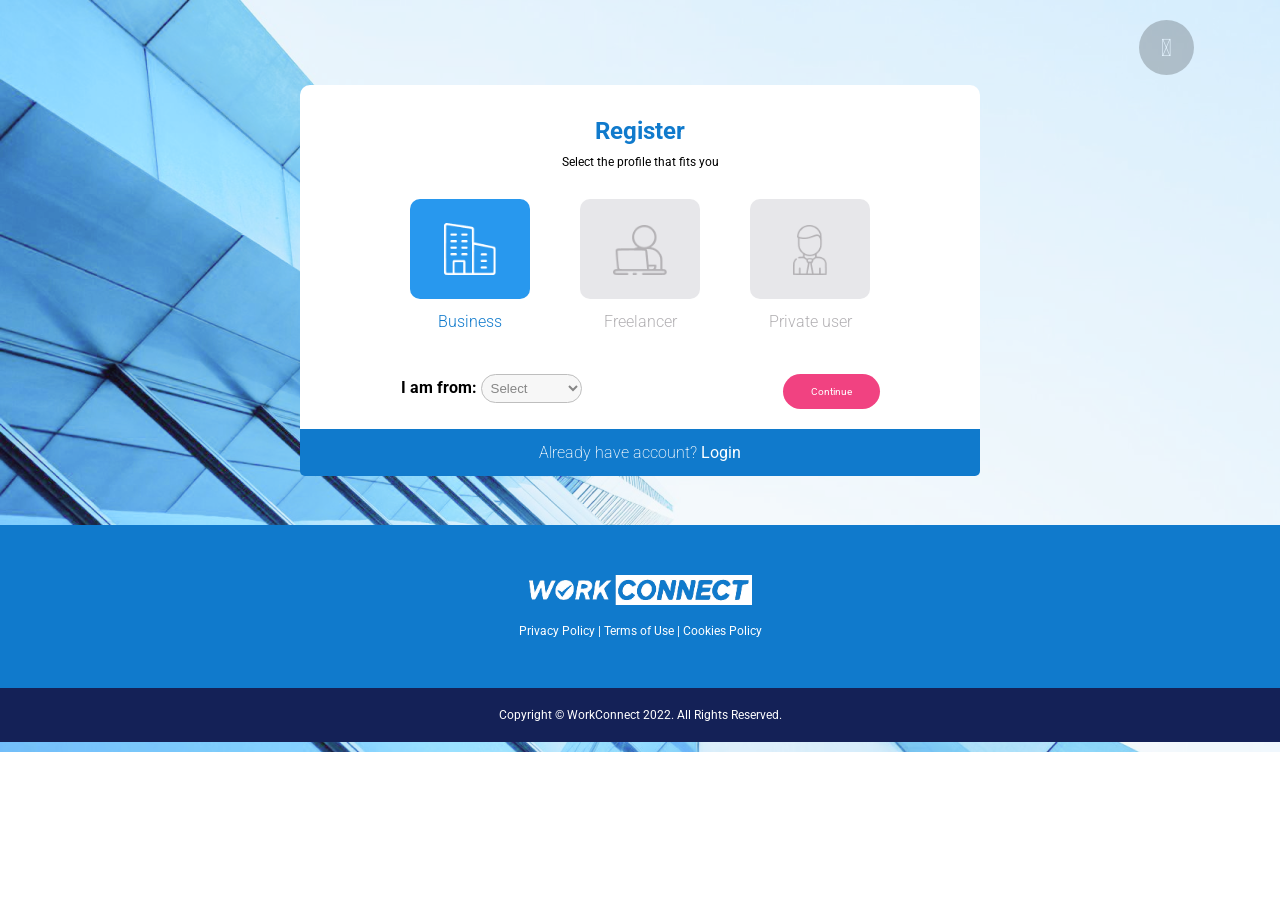
<file: index.html>
<!DOCTYPE html>
<html lang="en">

<head>
    <meta charset="UTF-8">
    <meta name="viewport" content="width=device-width, initial-scale=1.0">
    <title>Register page</title>
    <link rel="stylesheet" href="../style.css">
    <link rel="stylesheet" href="https://pro.fontawesome.com/releases/v5.10.0/css/all.css">
</head>

<body>
    <div class="container">
        <header>
            <div class="navbar">
                <a href="#" class="menucontent"><i class="fal fa-bars"></i></a>
            </div>
        </header>
        <section class="register">
            <div class="row">
                <div class="box">
                    <h1>Register</h1>
                    <h2>Select the profile that fits you</h2>
                    <div class="wrapper">
                        <div class="one">
                            <div class="colone">
                                <img src="../Building.png" alt="">
                            </div>
                            <p>Business</p>
                        </div>
                        <div class="two">
                            <div class="coltwo">
                                <img src="../Freelancer (2).png" alt="">
                            </div>
                            <p>Freelancer</p>
                        </div>
                        <div class="three">
                            <div class="colthree">
                                <img src="../Persona (1).png" alt="">
                            </div>
                            <p>Private user</p>
                        </div>
                    </div>
                    <div class="text">
                        <label for="options"><b>I am from:</b>
                            <select id="options" name="options">
                                <option value=" disabled selected ">Select</option>
                                <option value="option1">Punjab</option>
                                <option value="option2">KPK</option>
                                <option value="option3">GB</option>
                                <option value="option4">Sindh</option>
                                <option value="option5">Balochistan</option>
                            </select></label>
                        <a href="#">Continue</a>
                    </div>
                    <div class="boxbottom">
                        <div class="bottom">
                            <p>Already have account? <a href="#">Login</a></p>
                        </div>
                    </div>
                </div>

            </div>
    </div>

    </section>
</body>
<div class="footone">
    <div class="foot">
        <div class="blueimage">
            <img src="../White.png" alt="">
        </div>
        <p>Privacy Policy | Terms of Use | Cookies Policy</p>
    </div>
</div>
<div class="foottwo">
    <div class="foot">
        <p>Copyright © WorkConnect 2022. All Rights Reserved.</p>
    </div>
</div>

</html>
</file>
<file: style.css>
@import url("https://fonts.googleapis.com/css2?family=Poppins:ital,wght@0,100;0,200;0,300;0,400;0,500;0,600;0,700;0,800;0,900;1,100;1,200;1,300;1,400;1,500;1,600;1,700;1,800;1,900&family=Roboto:ital,wght@0,100;0,300;0,400;0,500;0,700;0,900;1,100;1,300;1,400;1,500;1,700;1,900&display=swap");

* {
  padding: 0;
  margin: 0;
  box-sizing: border-box;
}

body {
  font-family: "Roboto", sans-serif;
  width: 100%;
  padding-top: 20px;
  background-image: url(../BG-Photo.png);
  justify-content: center;
  align-items: center;
  background-repeat: no-repeat;
}
.container {
  max-width: 1200px;
  width: 100%;
  margin: 0 auto;
}
header {
  display: flex;
  justify-content: end;
  margin-right: 46px;
  bottom: 12px;
  opacity: 1px;
}
.navbar {
  background-color: black;
  opacity: 20%;
  height: 55px;
  width: 55px;
  border-radius: 50%;
  display: flex;
  align-items: center;
  justify-content: center;
}

.navbar i {
  font-size: 24px;
  line-height: 1;
  color: white;
}
.register {
  justify-content: center;
  padding: 10px;

  margin: auto;
}
.box {
  box-sizing: border-box;
  background-color: white;
  height: 380px;
  width: 680px;
  justify-content: space-between;
  border-radius: 10px;
  position: relative;
  margin: 0 auto;
  padding: 32px 0;
}
.box h1 {
  color: #107acc;
  text-align: center;
}
.box h2 {
  text-align: center;
  font-weight: 400;
  font-size: 12px;
  margin-top: 10px;
}
.colone {
  background-color: #2898ee;
  height: 100px;
  width: 120px;
  border-radius: 10px;
  align-items: center;
  justify-content: center;
  display: grid;
  flex-basis: 30%;
}

.coltwo,
.colthree {
  background-color: #e7e7ea;
  height: 100px;
  width: 120px;
  border-radius: 10px;
  padding-top: 2px;
  display: grid;
  align-items: center;
  justify-content: center;
  flex-basis: 30%;
}
.two p,
.three p {
  color: #b3b1b4;

  margin-top: 13px;
  font-weight: 300;
}
.one p {
  color: #107acc;
  margin-top: 13px;
  font-weight: 300;
}

.wrapper {
  display: flex;
  grid-column-gap: 50px;
  align-items: center;
  justify-content: center;
  margin-top: 30px;
}

.colone img,
.coltwo img,
.colthree img {
  height: 52%;
}

.one,
.two,
.three {
  text-align: center;
}
.text {
  display: flex;
  justify-content: space-around;
  margin-top: 43px;
}

.text a {
  background-color: #f14281;
  color: white;
  text-decoration: none;
  border-radius: 25px;
  padding: 12px 28px;
  text-align: center;
  font-size: 10px;
}
.text select {
  padding: 5px;
  border-radius: 20px;
  opacity: 47%;
}
/* box bottom */
.bottom {
  display: flex;
  justify-content: center;
}
.boxbottom {
  background: #107acc;
  background-size: cover;
  margin-top: 20px;
  background-position: bottom;
  padding: 14px 20px;
  border-bottom-right-radius: 5px;
  border-bottom-left-radius: 5px;
  color: white;
  text-align: center;
  z-index: 2;
}
.boxbottom p {
  font-weight: 200;
}
.boxbottom a {
  color: white;
  font-weight: 400;
  text-decoration: none;
}

/* footer */
.footone {
  background-image: url("../BG.png");
  background-size: cover;
  background-position: center;
  padding: 50px 20px;
  color: white;
  text-align: center;
  display: flex;
  justify-content: center;
  align-items: center;
  margin-top: 50px;
  width: 100%;
  z-index: 3;
}

.foottwo {
  background-image: url("../Bar.png");
  background-size: cover;
  background-position: bottom;
  padding: 20px 20px;
  color: white;
  text-align: center;
  z-index: 2;
}

.blueimage img {
  width: 223px;
  margin-bottom: 8px;
}
.footone p {
  font-size: 12px;
  margin-top: 7px;
}
.foottwo p {
  font-size: 12px;
}
.coltwo a {
  font-size: 2px;
}
</file>
